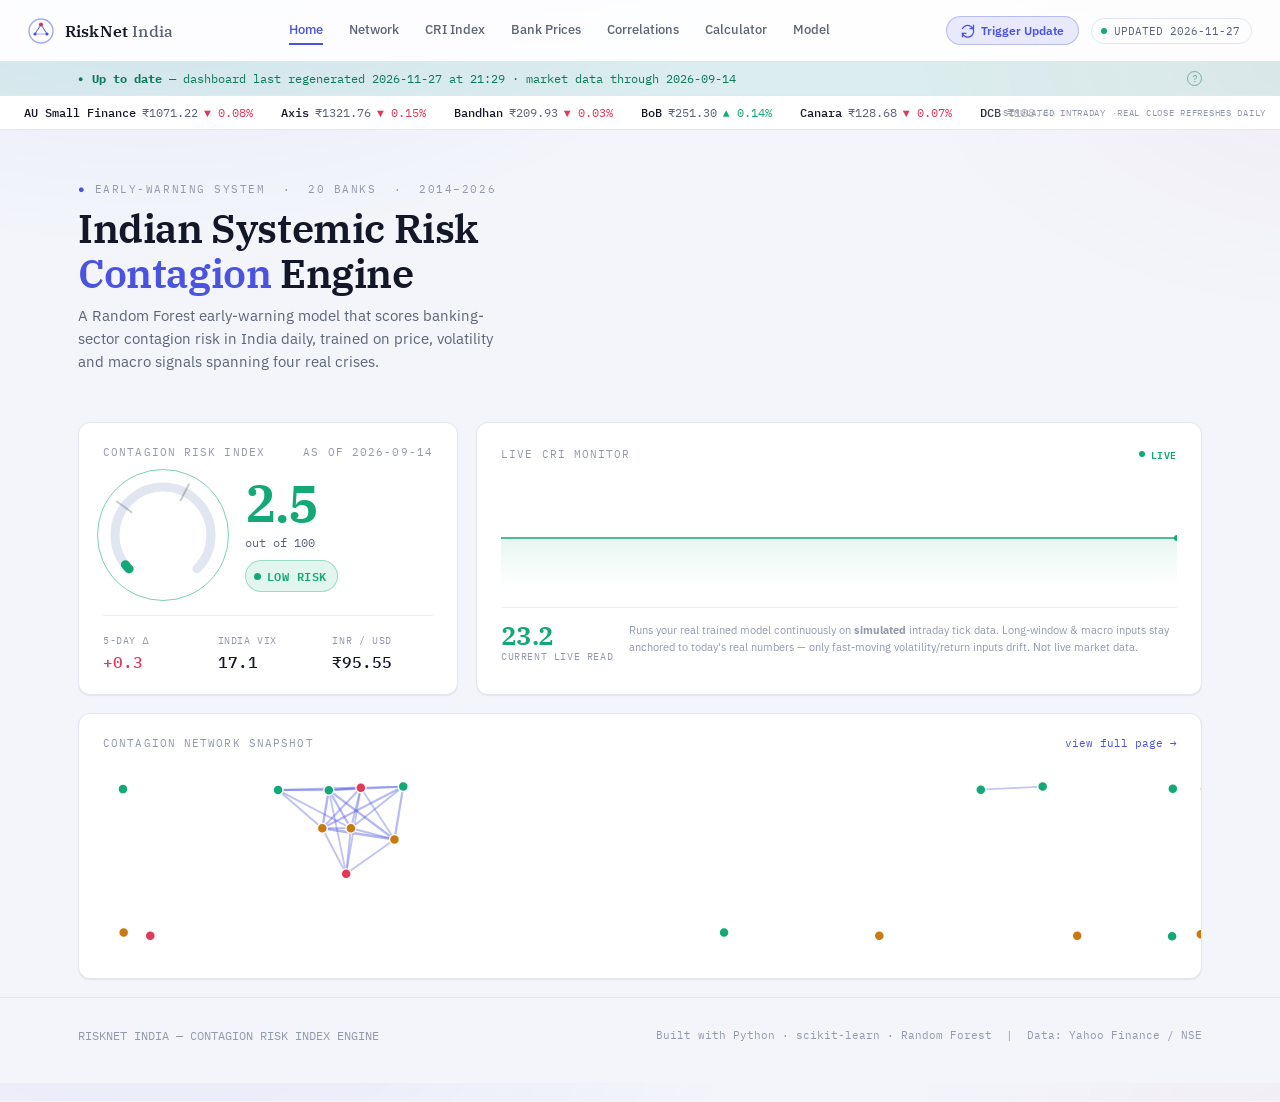
<file: index.html>
<!DOCTYPE html>
<html lang="en">
<head>
    <meta charset="UTF-8">
    <meta http-equiv="refresh" content="0; url=web/index.html">
    <script>window.location.href = "web/index.html";</script>
    <title>Indian Systemic Risk Contagion Engine</title>
</head>
<body style="background: #070a13; color: #94a3b8; font-family: sans-serif; display: flex; align-items: center; justify-content: center; height: 100vh; margin: 0;">
    <div style="text-align: center;">
        <h2>🏦 Indian Systemic Risk Contagion Engine</h2>
        <p>Redirecting to <a href="web/index.html" style="color: #3b82f6;">Systemic Contagion Dashboard</a>...</p>
    </div>
</body>
</html>
</file>
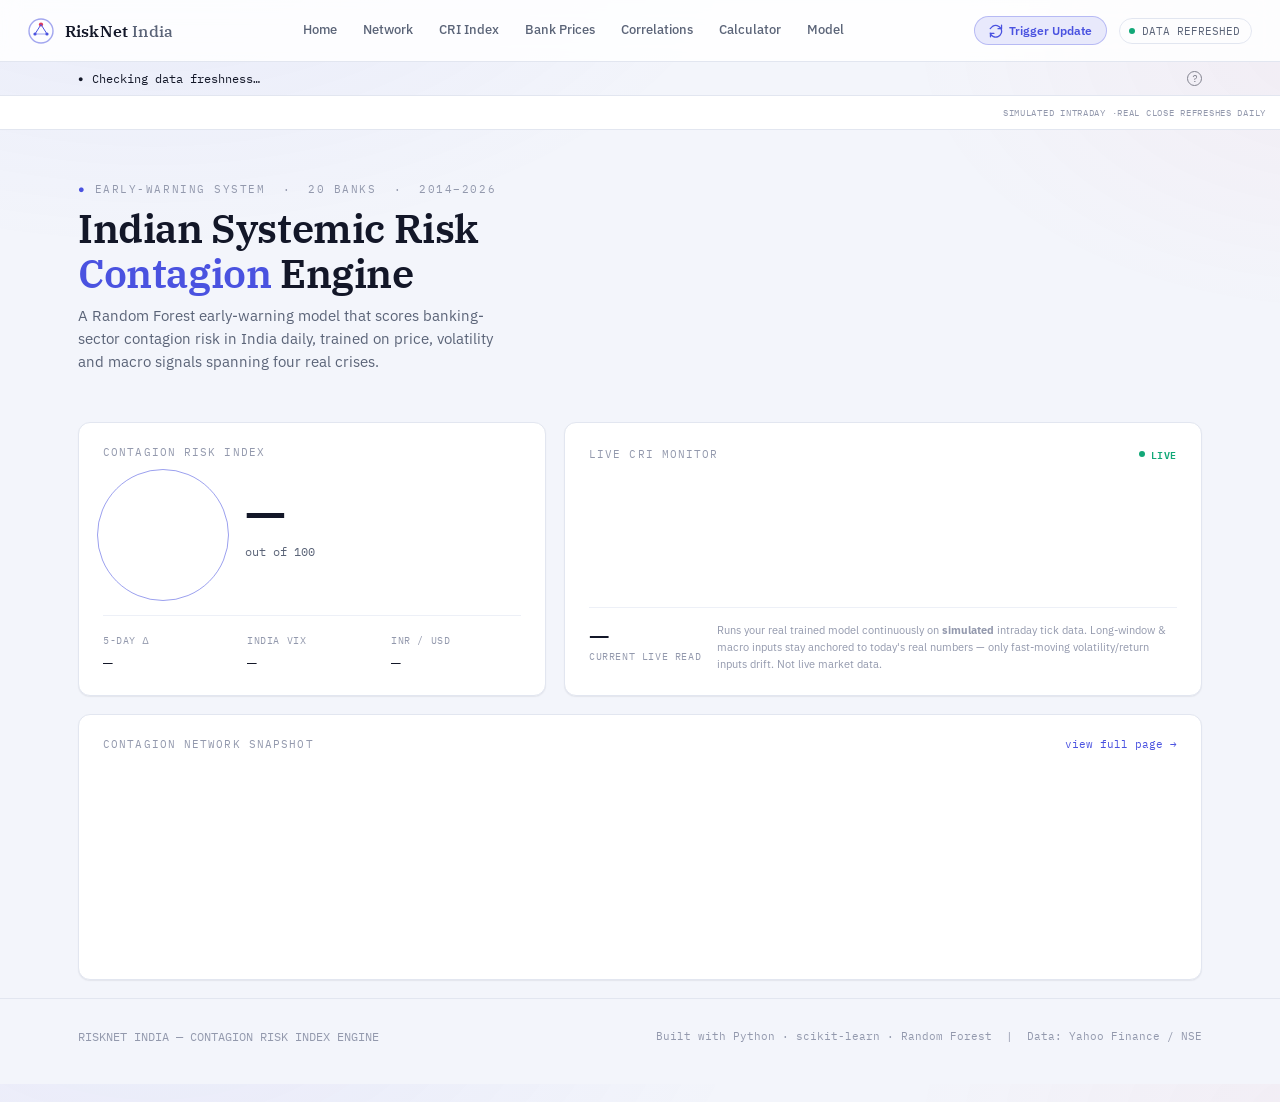
<file: templates/dashboard_template.html>
<!DOCTYPE html>
<html lang="en">
<head>
<meta charset="UTF-8">
<meta name="viewport" content="width=device-width, initial-scale=1.0">
<title>Indian Systemic Risk Contagion Engine</title>
<link rel="preconnect" href="https://fonts.googleapis.com">
<link rel="preconnect" href="https://fonts.gstatic.com" crossorigin>
<link href="https://fonts.googleapis.com/css2?family=IBM+Plex+Serif:wght@500;600;700&family=IBM+Plex+Sans:wght@400;500;600&family=IBM+Plex+Mono:wght@400;500;600&display=swap" rel="stylesheet">
<style>
  :root{
    --bg:#f3f5fb;
    --panel:#ffffff;
    --panel-raised:#f7f8fc;
    --hairline:#e2e6f0;
    --hairline-soft:#edf0f7;
    --text:#131728;
    --text-dim:#5b6478;
    --text-faint:#9399ad;
    --brand:#4a52e0;
    --brand-soft:rgba(74,82,224,0.08);
    --risk-low:#12a878;
    --risk-mid:#c8790f;
    --risk-high:#e0395a;
    --risk-low-soft:rgba(18,168,120,0.10);
    --risk-mid-soft:rgba(200,121,15,0.10);
    --risk-high-soft:rgba(224,57,90,0.10);
    --radius:12px;
    --shadow-sm:0 1px 2px rgba(19,23,40,0.04), 0 1px 1px rgba(19,23,40,0.03);
    --shadow-md:0 4px 16px rgba(19,23,40,0.06), 0 1px 3px rgba(19,23,40,0.04);
    --shadow-lg:0 12px 32px rgba(19,23,40,0.09), 0 2px 6px rgba(19,23,40,0.05);
  }
  *{box-sizing:border-box;}
  html{scroll-behavior:smooth;}
  body{
    margin:0;
    background:
      radial-gradient(ellipse 1000px 560px at 12% -8%, rgba(74,82,224,0.07), transparent 60%),
      radial-gradient(ellipse 800px 500px at 105% 4%, rgba(224,57,90,0.045), transparent 55%),
      var(--bg);
    color:var(--text);
    font-family:'IBM Plex Sans', system-ui, sans-serif;
    -webkit-font-smoothing:antialiased;
  }
  ::selection{background:var(--brand-soft); color:var(--text);}
  a{color:inherit;}
  .mono{font-family:'IBM Plex Mono', ui-monospace, monospace;}
  .serif{font-family:'IBM Plex Serif', serif;}
  .wrap{max-width:1180px; margin:0 auto; padding:0 28px;}
  .eyebrow{
    font-family:'IBM Plex Mono', monospace;
    font-size:11px;
    letter-spacing:0.14em;
    text-transform:uppercase;
    color:var(--text-faint);
  }
  .eyebrow .dot{color:var(--brand);}

  /* ---------- HEADER ---------- */
  header{
    border-bottom:1px solid var(--hairline);
    position:sticky; top:0; z-index:50;
    background:rgba(255,255,255,0.86);
    backdrop-filter:blur(10px);
  }
  .header-inner{
    display:flex; align-items:center; justify-content:space-between;
    padding:16px 28px;
  }
  .brand-mark{
    display:flex; align-items:center; gap:11px;
  }
  .brand-mark svg{display:block;}
  .brand-name{
    font-family:'IBM Plex Serif', serif;
    font-weight:600;
    font-size:15.5px;
    letter-spacing:0.01em;
  }
  .brand-name span{color:var(--text-dim); font-weight:500;}
  nav{display:flex; gap:26px;}
  nav a{
    font-size:13px; color:var(--text-dim); text-decoration:none;
    font-weight:500; transition:color .15s ease;
    padding:5px 0; border-bottom:2px solid transparent;
  }
  nav a:hover{color:var(--text);}
  nav a.active{color:var(--brand); border-bottom-color:var(--brand);}
  .brand-mark{cursor:pointer;}

  /* ---------- PAGES ---------- */
  .page{display:none; animation:page-in .25s ease;}
  .page.active{display:block;}
  @keyframes page-in{ from{opacity:0; transform:translateY(6px);} to{opacity:1; transform:translateY(0);} }

  .live-chip{
    display:flex; align-items:center; gap:7px;
    font-family:'IBM Plex Mono', monospace;
    font-size:11px; color:var(--text-dim);
    border:1px solid var(--hairline); border-radius:20px;
    padding:5px 11px 5px 9px;
  }
  .live-dot{
    width:6px; height:6px; border-radius:50%; background:var(--risk-low);
    box-shadow:0 0 0 0 rgba(53,211,152,0.6);
    animation:pulse-dot 2.2s infinite;
  }
  @keyframes pulse-dot{
    0%{box-shadow:0 0 0 0 rgba(53,211,152,0.55);}
    70%{box-shadow:0 0 0 6px rgba(53,211,152,0);}
    100%{box-shadow:0 0 0 0 rgba(53,211,152,0);}
  }

  /* ---------- FRESHNESS BANNER ---------- */
  .freshness-bar{
    border-bottom:1px solid var(--hairline);
    padding:9px 0;
    font-family:'IBM Plex Mono', monospace;
    font-size:12px;
    transition:background .3s ease;
  }
  .freshness-inner{display:flex; align-items:center; gap:9px;}
  .freshness-icon{font-size:9px;}
  .freshness-help{
    margin-left:auto; width:15px; height:15px; border-radius:50%;
    border:1px solid currentColor; opacity:0.5;
    display:flex; align-items:center; justify-content:center;
    font-size:10px; cursor:help; flex:none;
  }
  .freshness-bar.fresh{ background:var(--risk-low-soft); color:#0b7a56; }
  .freshness-bar.aging{ background:var(--risk-mid-soft); color:#9c6209; }
  .freshness-bar.stale{ background:var(--risk-high-soft); color:#b12a45; }

  /* ---------- LIVE TICKER ---------- */
  .ticker-bar{
    border-bottom:1px solid var(--hairline);
    background:var(--panel);
    overflow:hidden;
    position:relative;
    height:34px;
    display:flex;
    align-items:center;
  }
  .ticker-bar::after{
    content:"SIMULATED INTRADAY \00b7 REAL CLOSE REFRESHES DAILY";
    position:absolute; right:0; top:0; bottom:0;
    display:flex; align-items:center;
    padding:0 14px 0 26px;
    font-family:'IBM Plex Mono', monospace;
    font-size:9px; letter-spacing:0.08em; color:var(--text-faint);
    background:linear-gradient(90deg, transparent, var(--panel) 32%);
    z-index:2;
    white-space:nowrap;
  }
  .ticker-track{
    display:flex; align-items:center; gap:28px;
    white-space:nowrap;
    width:max-content;
    padding-left:24px;
    animation:ticker-scroll 42s linear infinite;
  }
  @keyframes ticker-scroll{
    0%{ transform:translateX(0); }
    100%{ transform:translateX(-50%); }
  }
  .tick-item{
    font-family:'IBM Plex Mono', monospace;
    font-size:11.5px;
    display:flex; align-items:center; gap:6px;
    color:var(--text-dim);
  }
  .tick-item b{color:var(--text); font-weight:500;}
  .tick-item .up{color:var(--risk-low);}
  .tick-item .down{color:var(--risk-high);}

  /* ---------- HERO ---------- */
  .hero{padding:52px 0 10px;}
  .hero-top{
    display:flex; justify-content:space-between; align-items:flex-end;
    gap:24px; flex-wrap:wrap; margin-bottom:34px;
  }
  h1{
    font-family:'IBM Plex Serif', serif;
    font-weight:600;
    font-size:clamp(28px, 3.6vw, 40px);
    line-height:1.12;
    margin:10px 0 0;
    max-width:640px;
    letter-spacing:-0.01em;
  }
  h1 em{
    font-style:normal;
    color:var(--brand);
  }
  .hero-desc{
    color:var(--text-dim); font-size:14.5px; line-height:1.6;
    max-width:420px; margin-top:8px;
  }

  .hero-grid{
    display:grid; grid-template-columns:1.1fr 1.5fr; gap:18px;
    margin-bottom:18px;
  }
  @media (max-width:900px){ .hero-grid{grid-template-columns:1fr;} }
  .network-preview-card{margin-bottom:8px; cursor:pointer;}

  .card{
    background:var(--panel);
    border:1px solid var(--hairline);
    border-radius:var(--radius);
    padding:22px 24px;
    box-shadow:var(--shadow-sm);
    transition:box-shadow .2s ease, transform .2s ease;
  }
  .card:hover{box-shadow:var(--shadow-md);}
  .card-title{
    font-family:'IBM Plex Mono', monospace;
    font-size:11px; letter-spacing:0.1em; text-transform:uppercase;
    color:var(--text-faint); margin-bottom:16px;
    display:flex; align-items:center; justify-content:space-between;
  }

  /* CRI gauge card */
  .gauge-card{display:flex; flex-direction:column;}
  .gauge-row{display:flex; align-items:center; gap:22px;}
  .gauge-wrap{
    position:relative; flex:none; width:120px; height:120px;
    border-radius:50%;
  }
  .gauge-wrap::before{
    content:""; position:absolute; inset:-6px; border-radius:50%;
    border:1px solid var(--gauge-col, var(--brand));
    opacity:0.55;
    animation:gauge-pulse 2.6s ease-out infinite;
  }
  @keyframes gauge-pulse{
    0%{ transform:scale(0.86); opacity:0.5; }
    70%{ transform:scale(1.14); opacity:0; }
    100%{ transform:scale(1.14); opacity:0; }
  }
  .gauge-num{
    font-family:'IBM Plex Serif', serif; font-weight:600;
    font-size:52px; line-height:1; letter-spacing:-0.02em;
  }
  .gauge-sub{font-family:'IBM Plex Mono', monospace; font-size:12px; color:var(--text-dim); margin-top:6px;}
  .risk-pill{
    display:inline-flex; align-items:center; gap:6px;
    font-family:'IBM Plex Mono', monospace; font-size:11.5px; font-weight:600;
    letter-spacing:0.04em; padding:5px 10px 5px 8px; border-radius:20px; margin-top:10px;
  }
  .risk-pill .dot{width:7px; height:7px; border-radius:50%;}
  .metrics-row{
    display:grid; grid-template-columns:1fr 1fr 1fr; gap:14px;
    margin-top:20px; padding-top:18px; border-top:1px solid var(--hairline-soft);
  }
  .metric-label{font-family:'IBM Plex Mono', monospace; font-size:10px; color:var(--text-faint); letter-spacing:0.06em; text-transform:uppercase;}
  .metric-val{font-family:'IBM Plex Mono', monospace; font-size:16px; margin-top:5px; font-weight:500;}
  .metric-val.up{color:var(--risk-high);}
  .metric-val.down{color:var(--risk-low);}

  /* Network card */
  .network-preview-card{position:relative; overflow:hidden;}
  .network-preview-card canvas{width:100%; height:190px; display:block;}
  .network-card-full{position:relative; overflow:hidden;}
  .network-card-full canvas{width:100%; height:460px; display:block;}
  .network-legend{
    display:flex; gap:18px; margin-top:14px; flex-wrap:wrap;
  }
  .legend-item{display:flex; align-items:center; gap:6px; font-size:11px; color:var(--text-dim); font-family:'IBM Plex Mono',monospace;}
  .legend-item .sw{width:9px; height:9px; border-radius:50%;}

  /* Live CRI Monitor */
  .livemon-card{display:flex; flex-direction:column;}
  .livemon-badge{
    display:inline-flex; align-items:center; gap:6px;
    font-size:10px; color:var(--risk-low); font-weight:600; letter-spacing:0.06em;
  }
  #livemon-canvas{width:100%; height:112px; display:block; margin-top:2px;}
  .livemon-readout{
    display:flex; gap:16px; align-items:flex-start; margin-top:14px;
    padding-top:14px; border-top:1px solid var(--hairline-soft);
  }
  .livemon-note{font-size:11px; color:var(--text-faint); line-height:1.55; flex:1;}

  /* ---------- SECTIONS ---------- */
  section{padding:46px 0;}
  .section-head{
    display:flex; align-items:baseline; justify-content:space-between;
    gap:20px; margin-bottom:22px; flex-wrap:wrap;
  }
  h2{
    font-family:'IBM Plex Serif', serif; font-weight:600; font-size:22px;
    margin:6px 0 0;
  }
  .section-desc{color:var(--text-dim); font-size:13.5px; max-width:520px; line-height:1.6;}

  .controls{display:flex; gap:10px; flex-wrap:wrap; align-items:center;}
  select{
    background:var(--panel-raised); color:var(--text);
    border:1px solid var(--hairline); border-radius:7px;
    padding:8px 12px; font-family:'IBM Plex Mono', monospace; font-size:12px;
    cursor:pointer;
  }
  select:focus{outline:2px solid var(--brand); outline-offset:1px;}

  .chart-card{
    background:var(--panel); border:1px solid var(--hairline); border-radius:var(--radius);
    padding:22px 24px 16px;
    box-shadow:var(--shadow-sm);
  }
  .chart-card canvas{width:100%; display:block;}

  .chip-row{display:flex; gap:8px; flex-wrap:wrap;}
  .chip{
    font-family:'IBM Plex Mono', monospace; font-size:11.5px;
    border:1px solid var(--hairline); border-radius:20px; padding:6px 12px;
    cursor:pointer; color:var(--text-dim); background:transparent;
    transition:all .15s ease; user-select:none;
  }
  .chip.active{
    border-color:var(--brand); color:var(--text); background:var(--brand-soft);
  }
  .chip:hover{color:var(--text); border-color:var(--text-faint);}

  table{width:100%; border-collapse:collapse; font-family:'IBM Plex Mono', monospace; font-size:12.5px;}
  th{
    text-align:left; padding:9px 12px; color:var(--text-faint);
    font-weight:500; font-size:10.5px; letter-spacing:0.06em; text-transform:uppercase;
    border-bottom:1px solid var(--hairline);
  }
  td{padding:10px 12px; border-bottom:1px solid var(--hairline-soft); color:var(--text-dim);}
  tr:hover td{color:var(--text); background:rgba(255,255,255,0.015);}
  td.num{color:var(--text); font-weight:500;}

  .badge{
    display:inline-flex; align-items:center; gap:5px;
    font-size:10.5px; font-weight:600; padding:3px 8px; border-radius:12px;
  }

  .heatmap-wrap{overflow-x:auto; padding-bottom:6px;}
  #heatmap{display:grid; gap:2px;}
  #heatmap.heatmap-fade{animation:heatmap-in .35s ease;}
  @keyframes heatmap-in{ from{opacity:0.35;} to{opacity:1;} }
  .hcell{
    aspect-ratio:1; border-radius:3px; min-width:20px;
    display:flex; align-items:center; justify-content:center;
    font-family:'IBM Plex Mono',monospace; font-size:8px; color:rgba(0,0,0,0.55);
    cursor:pointer; transition:transform .12s ease, box-shadow .12s ease, outline-color .12s ease;
    outline:1.5px solid transparent; outline-offset:-1.5px;
  }
  .hcell:hover{ transform:scale(1.22); box-shadow:0 3px 10px rgba(19,23,40,0.25); z-index:2; position:relative; }
  .hcell.hl{ outline-color:var(--brand); }
  .haxis{font-family:'IBM Plex Mono',monospace; font-size:8px; color:var(--text-faint); display:flex; align-items:center; justify-content:center; transition:color .12s ease, font-weight .12s ease;}
  .haxis.hl{ color:var(--brand); font-weight:600; }

  .heatmap-legend{display:flex; align-items:center; gap:8px; margin-top:14px; font-family:'IBM Plex Mono',monospace; font-size:9.5px; color:var(--text-faint);}
  .heatmap-legend-bar{
    flex:1; max-width:220px; height:8px; border-radius:4px;
    background:linear-gradient(90deg, rgb(224,57,90), rgb(247,248,252) 50%, rgb(18,168,120));
  }
  .heatmap-sort-btn{
    font-family:'IBM Plex Mono', monospace; font-size:11px;
    border:1px solid var(--hairline); border-radius:20px; padding:6px 12px;
    cursor:pointer; color:var(--text-dim); background:var(--panel);
    transition:all .15s ease;
  }
  .heatmap-sort-btn:hover{ border-color:var(--brand); color:var(--text); }
  .heatmap-sort-btn.active{ border-color:var(--brand); background:var(--brand-soft); color:var(--brand); }

  .avg-corr-strip{
    display:flex; align-items:center; gap:12px; margin-top:16px;
    padding-top:16px; border-top:1px solid var(--hairline-soft);
  }
  .avg-corr-val{font-family:'IBM Plex Mono', monospace; font-size:20px; font-weight:600;}

  .info-grid{display:grid; grid-template-columns:1fr 1fr; gap:18px;}
  @media (max-width:800px){ .info-grid{grid-template-columns:1fr;} }
  .kv{display:flex; justify-content:space-between; padding:9px 0; border-bottom:1px solid var(--hairline-soft); font-size:13px;}
  .kv:last-child{border-bottom:none;}
  .kv .k{color:var(--text-dim);}
  .kv .v{font-family:'IBM Plex Mono', monospace; font-weight:500;}

  .feat-tags{display:flex; flex-wrap:wrap; gap:7px; margin-top:8px;}
  .feat-tag{
    font-family:'IBM Plex Mono', monospace; font-size:10.5px;
    padding:5px 9px; border-radius:6px; border:1px solid var(--hairline);
    color:var(--text-dim);
  }

  /* ---------- CALCULATOR ---------- */
  .preset-row{display:grid; grid-template-columns:repeat(4,1fr); gap:12px; margin-bottom:18px;}
  @media (max-width:800px){ .preset-row{grid-template-columns:1fr 1fr;} }
  .preset-btn{
    display:flex; align-items:flex-start; gap:10px; text-align:left;
    background:var(--panel); border:1px solid var(--hairline); border-radius:var(--radius);
    padding:14px 16px; cursor:pointer; font-family:'IBM Plex Sans', sans-serif;
    font-size:13px; color:var(--text); box-shadow:var(--shadow-sm);
    transition:box-shadow .18s ease, transform .18s ease, border-color .18s ease;
  }
  .preset-btn:hover{ box-shadow:var(--shadow-md); transform:translateY(-1px); border-color:var(--brand); }
  .preset-btn.active{ border-color:var(--brand); background:var(--brand-soft); }
  .preset-dot{width:9px; height:9px; border-radius:50%; margin-top:4px; flex:none;}
  .preset-sub{color:var(--text-faint); font-size:11px; font-weight:400;}

  .calc-group-title{
    font-family:'IBM Plex Mono', monospace; font-size:10.5px; letter-spacing:0.08em;
    text-transform:uppercase; color:var(--text-faint); margin:24px 0 12px;
    padding-bottom:8px; border-bottom:1px solid var(--hairline-soft);
  }
  .calc-group-title:first-child{margin-top:0;}
  .calc-grid{display:grid; grid-template-columns:repeat(auto-fill, minmax(230px,1fr)); gap:16px;}
  .calc-field label{
    display:block; font-family:'IBM Plex Sans', sans-serif; font-size:12.5px; font-weight:500;
    color:var(--text); margin-bottom:2px; line-height:1.3;
  }
  .calc-field .calc-desc{
    font-size:11px; color:var(--text-faint); line-height:1.4; margin-bottom:7px; min-height:28px;
  }
  .calc-field-row{display:flex; align-items:center; gap:8px;}
  .calc-field input[type="range"]{
    flex:1; accent-color:var(--brand); height:4px; cursor:pointer;
  }
  .calc-field input[type="number"]{
    width:82px; background:var(--panel-raised); color:var(--text);
    border:1px solid var(--hairline); border-radius:7px; padding:6px 8px;
    font-family:'IBM Plex Mono', monospace; font-size:12px; flex:none;
  }
  .calc-field input:focus{outline:2px solid var(--brand); outline-offset:1px;}
  .calc-field .calc-range-note{font-size:9.5px; color:var(--text-faint); margin-top:4px; font-family:'IBM Plex Mono',monospace;}

  .calc-result-bar{
    display:flex; align-items:center; gap:22px; margin-top:24px; padding-top:22px;
    border-top:1px solid var(--hairline-soft); flex-wrap:wrap;
  }
  .calc-result-num{display:flex; align-items:center; gap:12px; flex:none;}
  .calc-result-explain{
    flex:1; min-width:220px; font-size:13px; color:var(--text-dim); line-height:1.55;
  }

  .source-list{list-style:none; margin:8px 0 0; padding:0; font-size:12.5px; color:var(--text-dim); line-height:1.9;}
  .source-list li{padding-left:14px; position:relative;}
  .source-list li::before{content:"—"; position:absolute; left:0; color:var(--text-faint);}

  footer{
    border-top:1px solid var(--hairline); padding:30px 0 40px;
    display:flex; justify-content:space-between; align-items:center; flex-wrap:wrap; gap:10px;
  }
  footer .f-left{font-family:'IBM Plex Mono', monospace; font-size:11.5px; color:var(--text-faint);}
  footer .f-right{font-family:'IBM Plex Mono', monospace; font-size:11px; color:var(--text-faint);}

  .tooltip{
    position:absolute; pointer-events:none; z-index:20;
    background:#1c2036; border:1px solid rgba(255,255,255,0.08); border-radius:7px;
    padding:8px 11px; font-family:'IBM Plex Mono', monospace; font-size:11px;
    color:#f1f2f8; box-shadow:var(--shadow-lg);
    opacity:0; transition:opacity .1s ease; white-space:nowrap;
  }

  @media (prefers-reduced-motion: reduce){
    *{animation:none !important; transition:none !important;}
  }

  ::-webkit-scrollbar{height:8px; width:8px;}
  ::-webkit-scrollbar-track{background:transparent;}
  ::-webkit-scrollbar-thumb{background:var(--hairline); border-radius:4px;}

.trigger-update-btn {
  display: inline-flex;
  align-items: center;
  gap: 6px;
  background: rgba(74, 82, 224, 0.12);
  color: var(--brand);
  border: 1px solid rgba(74, 82, 224, 0.3);
  padding: 6px 14px;
  border-radius: 20px;
  font-family: 'IBM Plex Sans', sans-serif;
  font-size: 12px;
  font-weight: 600;
  cursor: pointer;
  transition: all 0.2s ease;
}
.trigger-update-btn:hover {
  background: var(--brand);
  color: #ffffff;
  border-color: var(--brand);
  transform: translateY(-1px);
  box-shadow: 0 4px 12px rgba(74, 82, 224, 0.25);
}

.update-modal-backdrop {
  position: fixed; top: 0; left: 0; width: 100vw; height: 100vh;
  background: rgba(19, 23, 40, 0.6);
  backdrop-filter: blur(8px);
  z-index: 9999;
  display: flex; align-items: center; justify-content: center;
  opacity: 0; pointer-events: none; transition: opacity 0.25s ease;
}
.update-modal-backdrop.active {
  opacity: 1; pointer-events: auto;
}
.update-modal-card {
  background: #ffffff;
  border-radius: 16px;
  padding: 28px;
  max-width: 480px;
  width: 90%;
  box-shadow: var(--shadow-lg);
  border: 1px solid var(--hairline);
  position: relative;
  font-family: 'IBM Plex Sans', sans-serif;
}
.update-modal-card h3 {
  margin: 0 0 10px 0; font-family: 'IBM Plex Serif', serif; font-size: 20px; color: var(--text);
}
.update-modal-card p {
  margin: 0 0 16px 0; font-size: 13.5px; color: var(--text-dim); line-height: 1.5;
}
.update-modal-actions {
  display: flex; gap: 10px; justify-content: flex-end; margin-top: 20px;
}
.update-modal-btn {
  padding: 8px 16px; border-radius: 8px; font-size: 13px; font-weight: 600; cursor: pointer; border: none;
  transition: all 0.15s ease;
}
.update-modal-btn.primary {
  background: var(--brand); color: #fff; text-decoration: none; display: inline-flex; align-items: center; gap: 6px;
}
.update-modal-btn.primary:hover {
  background: #3940c4;
}
.update-modal-btn.secondary {
  background: var(--hairline-soft); color: var(--text-dim);
}
.update-modal-btn.secondary:hover {
  background: var(--hairline); color: var(--text);
}

</style>
</head>
<body>

<header>
  <div class="header-inner">
    <div class="brand-mark" id="brand-home-link">
      <svg width="26" height="26" viewBox="0 0 26 26" fill="none">
        <circle cx="13" cy="13" r="12" stroke="#4a52e0" stroke-width="1.4" opacity="0.5"/>
        <circle cx="13" cy="6.5" r="2.1" fill="#e0395a"/>
        <circle cx="7" cy="16" r="1.6" fill="#4a52e0"/>
        <circle cx="19" cy="16" r="1.6" fill="#4a52e0"/>
        <line x1="13" y1="6.5" x2="7" y2="16" stroke="#4a52e0" stroke-width="1"/>
        <line x1="13" y1="6.5" x2="19" y2="16" stroke="#4a52e0" stroke-width="1"/>
        <line x1="7" y1="16" x2="19" y2="16" stroke="#4a52e0" stroke-width="1" opacity="0.5"/>
      </svg>
      <div class="brand-name">RiskNet<span>&nbsp;India</span></div>
    </div>
    <nav id="nav">
      <a href="#home" data-page="home">Home</a>
      <a href="#network" data-page="network">Network</a>
      <a href="#cri" data-page="cri">CRI Index</a>
      <a href="#prices" data-page="prices">Bank Prices</a>
      <a href="#correlations" data-page="correlations">Correlations</a>
      <a href="#calculator" data-page="calculator">Calculator</a>
      <a href="#model" data-page="model">Model</a>
    </nav>
    <div style="display:flex; align-items:center; gap:12px;">
      <button id="btn-trigger-update" class="trigger-update-btn" title="Initiate daily workflow update on GitHub">
        <svg width="14" height="14" viewBox="0 0 24 24" fill="none" stroke="currentColor" stroke-width="2.2" stroke-linecap="round" stroke-linejoin="round"><path d="M21.5 2v6h-6M2.13 15.57a10 10 0 1 0 3.93-11.45L2.13 8"/><path d="M2.5 22v-6h6"/></svg>
        <span>Trigger Update</span>
      </button>
      <div class="live-chip"><span class="live-dot"></span> <span id="refresh-label">DATA REFRESHED</span></div>
    </div>
  </div>
</header>

<div class="freshness-bar" id="freshness-bar">
  <div class="wrap freshness-inner">
    <span class="freshness-icon" id="freshness-icon">●</span>
    <span id="freshness-text">Checking data freshness…</span>
    <span class="freshness-help" id="freshness-help" title="">?</span>
  </div>
</div>

<div class="ticker-bar">
  <div class="ticker-track" id="ticker-track"></div>
</div>

<div class="wrap">
  <div class="hero page active" id="page-home">
    <div class="hero-top">
      <div>
        <div class="eyebrow"><span class="dot">●</span> EARLY-WARNING SYSTEM &nbsp;·&nbsp; 20 BANKS &nbsp;·&nbsp; 2014–2026</div>
        <h1>Indian Systemic Risk<br><em>Contagion</em> Engine</h1>
        <p class="hero-desc">A Random Forest early-warning model that scores banking-sector contagion risk in India daily, trained on price, volatility and macro signals spanning four real crises.</p>
      </div>
    </div>

    <div class="hero-grid">
      <div class="card gauge-card">
        <div class="card-title">Contagion Risk Index <span id="cri-date" class="mono"></span></div>
        <div class="gauge-row">
          <div class="gauge-wrap" id="gauge-wrap">
            <canvas id="gauge" width="120" height="120" style="width:120px;height:120px;flex:none;"></canvas>
          </div>
          <div>
            <div class="gauge-num" id="cri-value">—</div>
            <div class="gauge-sub">out of 100</div>
            <div class="risk-pill" id="risk-pill"></div>
          </div>
        </div>
        <div class="metrics-row">
          <div>
            <div class="metric-label">5-day Δ</div>
            <div class="metric-val" id="delta-val">—</div>
          </div>
          <div>
            <div class="metric-label">India VIX</div>
            <div class="metric-val" id="vix-val">—</div>
          </div>
          <div>
            <div class="metric-label">INR / USD</div>
            <div class="metric-val" id="inr-val">—</div>
          </div>
        </div>
      </div>

      <div class="card livemon-card">
        <div class="card-title">
          Live CRI Monitor
          <span class="livemon-badge"><span class="live-dot"></span> LIVE</span>
        </div>
        <canvas id="livemon-canvas"></canvas>
        <div class="livemon-readout">
          <div>
            <div class="gauge-num" id="livemon-val" style="font-size:26px;">—</div>
            <div class="metric-label" style="margin-top:2px;">current live read</div>
          </div>
          <div class="livemon-note">Runs your real trained model continuously on <b>simulated</b> intraday tick data. Long-window &amp; macro inputs stay anchored to today's real numbers — only fast-moving volatility/return inputs drift. Not live market data.</div>
        </div>
      </div>
    </div>

    <div class="card network-preview-card" id="home-network-preview">
      <div class="card-title">
        Contagion network snapshot
        <span class="mono" style="text-transform:none; letter-spacing:0; cursor:pointer; color:var(--brand);" id="view-full-network">view full page →</span>
      </div>
      <canvas id="netcanvas-preview"></canvas>
    </div>
  </div>
</div>

<div class="wrap">
  <section id="network" class="page">
    <div class="section-head">
      <div>
        <div class="eyebrow">00 · CONTAGION STRUCTURE</div>
        <h2>Contagion network</h2>
        <p class="section-desc">Banks that move together (correlation &gt; 0.55) pull toward each other — risk clusters are visible at a glance. Node color reflects recent volatility.</p>
      </div>
    </div>
    <div class="card network-card-full">
      <canvas id="netcanvas"></canvas>
      <div class="network-legend">
        <div class="legend-item"><span class="sw" style="background:var(--risk-low);"></span> Low volatility</div>
        <div class="legend-item"><span class="sw" style="background:var(--risk-mid);"></span> Elevated</div>
        <div class="legend-item"><span class="sw" style="background:var(--risk-high);"></span> High volatility</div>
        <div class="legend-item">— edge weight = pairwise correlation (&gt; 0.55 shown)</div>
      </div>
    </div>
  </section>
</div>

<div class="wrap">
  <section id="cri" class="page">
    <div class="section-head">
      <div>
        <div class="eyebrow">01 · MODEL OUTPUT</div>
        <h2>Contagion Risk Index over time</h2>
        <p class="section-desc">Daily CRI from 2005 to present (defaults to 2016–2026 for detail). Y-axis auto-scales to the selected window — zoom out to see crisis spikes. Dotted lines mark real crises; dashed lines mark the Medium (30) and High (60) risk thresholds.</p>
      </div>
      <div class="controls">
        <select id="year-from"></select>
        <span class="mono" style="color:var(--text-faint); font-size:12px;">to</span>
        <select id="year-to"></select>
      </div>
    </div>
    <div class="chart-card">
      <canvas id="cri-chart" height="320"></canvas>
    </div>

    <div style="height:34px;"></div>

    <div class="chart-card" style="padding-bottom:6px;">
      <div class="card-title">Top 10 highest-risk days on record</div>
      <table>
        <thead><tr><th>Date</th><th>CRI Score</th><th>Level</th></tr></thead>
        <tbody id="top10-body"></tbody>
      </table>
    </div>
  </section>

  <section id="prices" class="page">
    <div class="section-head">
      <div>
        <div class="eyebrow">02 · MARKET DATA</div>
        <h2>Bank stock prices</h2>
        <p class="section-desc">Prices rebased to 100 at the start of the visible range, so relative moves are comparable across banks of very different share prices.</p>
      </div>
    </div>
    <div class="chip-row" id="bank-chips" style="margin-bottom:16px;"></div>
    <div class="chart-card">
      <canvas id="price-chart" height="320"></canvas>
    </div>
  </section>

  <section id="correlations" class="page">
    <div class="section-head">
      <div>
        <div class="eyebrow">03 · CONTAGION STRUCTURE</div>
        <h2>Bank correlation matrix</h2>
        <p class="section-desc">How closely bank returns move together in a given window. Darker green cells mean higher correlation — and higher structural contagion risk.</p>
      </div>
      <div class="controls">
        <button class="heatmap-sort-btn" id="heatmap-sort-btn" type="button">Sort by risk</button>
        <select id="period-select"></select>
      </div>
    </div>
    <div class="chart-card">
      <div class="heatmap-wrap">
        <div id="heatmap"></div>
      </div>
      <div class="heatmap-legend">
        <span>−1.0</span>
        <div class="heatmap-legend-bar"></div>
        <span>+1.0 correlation</span>
      </div>
      <div class="avg-corr-strip">
        <div class="avg-corr-val" id="avg-corr-val">—</div>
        <div class="metric-label" style="text-transform:none; letter-spacing:0; font-size:11.5px;">average pairwise correlation across all 20 banks for this period — higher means more dangerous homogeneity. Hover any cell to trace its row &amp; column.</div>
      </div>
    </div>
  </section>

  <section id="calculator" class="page">
    <div class="section-head">
      <div>
        <div class="eyebrow">04 · WHAT-IF ANALYSIS</div>
        <h2>Risk calculator</h2>
        <p class="section-desc">Explore a scenario, or type in your own numbers — this runs your actual trained Random Forest, all 200 trees, right here in the browser. Not an approximation: same model, same math, your scenario.</p>
      </div>
    </div>

    <div class="preset-row">
      <button class="preset-btn" data-preset="calm" type="button">
        <span class="preset-dot" style="background:var(--risk-low)"></span>
        <span><b>Calm market</b><br><span class="preset-sub">A real quiet trading day</span></span>
      </button>
      <button class="preset-btn" data-preset="precrisis" type="button">
        <span class="preset-dot" style="background:var(--risk-mid)"></span>
        <span><b>Pre-crisis stress</b><br><span class="preset-sub">Warning signs building</span></span>
      </button>
      <button class="preset-btn" data-preset="crisis" type="button">
        <span class="preset-dot" style="background:var(--risk-high)"></span>
        <span><b>Full crisis</b><br><span class="preset-sub">Real 2020 crash numbers</span></span>
      </button>
      <button class="preset-btn" id="calc-reset" type="button">
        <span class="preset-dot" style="background:var(--brand)"></span>
        <span><b>Today's real numbers</b><br><span class="preset-sub">Reset to latest data</span></span>
      </button>
    </div>

    <div class="chart-card">
      <div id="calc-groups"></div>
      <div class="calc-result-bar" id="calc-result-bar">
        <div class="calc-result-num">
          <div class="gauge-num" id="calc-cri-val" style="font-size:38px;">—</div>
          <div class="risk-pill" id="calc-risk-pill"></div>
        </div>
        <div class="calc-result-explain" id="calc-explain">Adjust a value above, or pick a scenario, to see the model's risk read.</div>
      </div>
    </div>
  </section>

  <section id="model" class="page">
    <div class="section-head">
      <div>
        <div class="eyebrow">05 · UNDER THE HOOD</div>
        <h2>Model &amp; data</h2>
      </div>
    </div>
    <div class="info-grid">
      <div class="card">
        <div class="card-title">Model details</div>
        <div class="kv"><span class="k">Model type</span><span class="v" id="m-type"></span></div>
        <div class="kv"><span class="k">Training period</span><span class="v" id="m-train"></span></div>
        <div class="kv"><span class="k">Test period</span><span class="v" id="m-test"></span></div>
        <div class="kv"><span class="k">Accuracy</span><span class="v" id="m-acc"></span></div>
        <div class="kv"><span class="k">Input features</span><span class="v" id="m-feat"></span></div>
        <div class="kv"><span class="k">Labels</span><span class="v">0 Normal · 1 Pre-Crisis · 2 Crisis</span></div>

        <div style="margin-top:18px;">
          <div class="metric-label" style="margin-bottom:6px;">Crisis events in training data</div>
          <ul class="source-list" id="crisis-list"></ul>
        </div>
      </div>
      <div class="card">
        <div class="card-title">Feature set</div>
        <div class="metric-label" style="margin:0 0 2px;">Volatility</div>
        <div class="feat-tags" id="ft-vol"></div>
        <div class="metric-label" style="margin:14px 0 2px;">Momentum</div>
        <div class="feat-tags" id="ft-mom"></div>
        <div class="metric-label" style="margin:14px 0 2px;">Network</div>
        <div class="feat-tags" id="ft-net"></div>
        <div class="metric-label" style="margin:14px 0 2px;">Macro</div>
        <div class="feat-tags" id="ft-macro"></div>
        <div class="metric-label" style="margin:14px 0 2px;">Bank-specific</div>
        <div class="feat-tags" id="ft-bank"></div>

        <div style="margin-top:18px;">
          <div class="metric-label" style="margin-bottom:6px;">Data sources</div>
          <ul class="source-list">
            <li>Yahoo Finance (NSE) — 20 Indian bank stock prices</li>
            <li>Yahoo Finance — Nifty 50, Nifty Bank, India VIX</li>
            <li>Yahoo Finance — INR/USD, crude oil, gold, US VIX</li>
            <li>Custom labels — IL&amp;FS, Yes Bank, COVID, Adani crises</li>
          </ul>
        </div>
      </div>
    </div>
  </section>
</div>

<footer>
  <div class="wrap" style="width:100%; display:flex; justify-content:space-between; flex-wrap:wrap; gap:10px;">
    <div class="f-left">RISKNET INDIA — CONTAGION RISK INDEX ENGINE</div>
    <div class="f-right">Built with Python · scikit-learn · Random Forest &nbsp;|&nbsp; Data: Yahoo Finance / NSE</div>
  </div>
</footer>

<div class="tooltip" id="tooltip"></div>

<script id="app-data" type="application/json">
__DATA_JSON__
</script>

<script>
const DATA = JSON.parse(document.getElementById('app-data').textContent);
const tooltip = document.getElementById('tooltip');

/* ---------------- PAGE ROUTER ---------------- */
const PAGE_IDS = ['home','network','cri','prices','correlations','calculator','model'];
function showPage(id){
  if(PAGE_IDS.indexOf(id) === -1) id = 'home';
  PAGE_IDS.forEach(p=>{
    const el = document.getElementById('page-'+p) || document.getElementById(p);
    if(el) el.classList.toggle('active', p===id);
  });
  document.querySelectorAll('#nav a').forEach(a=>{
    a.classList.toggle('active', a.dataset.page===id);
  });
  window.scrollTo(0,0);
  if(location.hash.slice(1) !== id){
    history.pushState({page:id}, '', '#'+id);
  }
  requestAnimationFrame(()=>{
    if(id === 'cri' && typeof drawCriChart === 'function') drawCriChart();
    if(id === 'prices' && typeof drawPriceChart === 'function') drawPriceChart();
    if(id === 'correlations' && typeof drawHeatmap === 'function') drawHeatmap();
    if(id === 'network' && typeof initNetworkOn === 'function') initNetworkOn('netcanvas', 460, true);
  });
}
function routeFromHash(){
  const id = location.hash.replace('#','') || 'home';
  showPage(id);
}
document.querySelectorAll('#nav a').forEach(a=>{
  a.addEventListener('click', (e)=>{
    e.preventDefault();
    showPage(a.dataset.page);
  });
});
document.getElementById('brand-home-link').addEventListener('click', ()=> showPage('home'));
window.addEventListener('popstate', routeFromHash);
routeFromHash();


function riskColor(v){
  if(v>=60) return getVar('--risk-high');
  if(v>=30) return getVar('--risk-mid');
  return getVar('--risk-low');
}
function getVar(name){ return getComputedStyle(document.documentElement).getPropertyValue(name).trim(); }
function fmtDate(d){ const dt=new Date(d+'T00:00:00'); return dt.toLocaleDateString('en-GB',{day:'2-digit',month:'short',year:'numeric'}); }
function forestPredict(xVec){
  const forest = DATA.forest;
  const nc = forest.n_classes;
  const sum = new Array(nc).fill(0);
  forest.trees.forEach(t=>{
    let node = 0;
    while(t.l[node] !== -1){
      node = xVec[t.f[node]] <= t.th[node] ? t.l[node] : t.r[node];
    }
    const v = t.v[node];
    let total = 0; for(let c=0;c<nc;c++) total += v[c];
    if(total===0) total = 1;
    for(let c=0;c<nc;c++) sum[c] += v[c]/total;
  });
  return sum.map(s => s/forest.trees.length);
}
function criFromProbs(probs){
  const crisisProb = probs[2] != null ? probs[2] : 0;
  const preProb = probs[1] != null ? probs[1] : 0;
  return (crisisProb*0.7 + preProb*0.3) * 100;
}
function countUp(el, target, duration){
  if(window.matchMedia && window.matchMedia('(prefers-reduced-motion: reduce)').matches){
    el.textContent = target.toFixed(1); return;
  }
  const start = performance.now();
  function tick(now){
    const t = Math.min(1, (now-start)/duration);
    const eased = 1 - Math.pow(1-t, 3);
    el.textContent = (target*eased).toFixed(1);
    if(t<1) requestAnimationFrame(tick);
  }
  requestAnimationFrame(tick);
}

/* ---------------- FRESHNESS BANNER ---------------- */
(function initFreshness(){
  const m = DATA.meta;
  const bar = document.getElementById('freshness-bar');
  const icon = document.getElementById('freshness-icon');
  const text = document.getElementById('freshness-text');
  const help = document.getElementById('freshness-help');
  if(!bar) return;

  const days = m.days_stale != null ? m.days_stale : null;
  let cls = 'fresh', label = 'Up to date';
  if(days != null){
    if(days <= 0){ cls='fresh'; label='Up to date'; }
    else if(days === 1){ cls='aging'; label='A little behind'; }
    else{ cls='stale'; label='Data is stale'; }
  }
  bar.classList.add(cls);
  const genAt = m.generated_at ? m.generated_at.replace(' ', ' at ') : 'unknown';
  text.innerHTML = `<b>${label}</b> — dashboard last regenerated ${genAt} · market data through ${m.latest_date}${days!=null && days>0 ? ` (${days} trading day${days===1?'':'s'} behind)` : ''}`;
  help.title = "This pulls the previous trading day's closing prices. Weekends and market holidays don't count as \"behind\" — only missed trading days do. Run refresh_data.py daily to keep it current.";
})();

/* ---------------- HERO METRICS ---------------- */
(function initHero(){
  const m = DATA.meta;
  const rl = document.getElementById('refresh-label');
  if(rl) rl.textContent = 'UPDATED ' + (m.generated_at ? m.generated_at.split(' ')[0] : m.latest_date).toUpperCase();
  document.getElementById('cri-date').textContent = 'as of ' + m.latest_date;
  document.getElementById('cri-value').style.color = riskColor(m.latest_cri);
  countUp(document.getElementById('cri-value'), m.latest_cri, 900);

  const pill = document.getElementById('risk-pill');
  const col = riskColor(m.latest_cri);
  pill.innerHTML = `<span class="dot" style="background:${col}"></span> ${m.risk_level} RISK`;
  pill.style.color = col;
  pill.style.background = col + '1f';
  pill.style.border = `1px solid ${col}55`;

  const gw = document.getElementById('gauge-wrap');
  if(gw) gw.style.setProperty('--gauge-col', col);

  const dv = document.getElementById('delta-val');
  dv.textContent = (m.delta5>=0?'+':'') + m.delta5.toFixed(1);
  dv.className = 'metric-val ' + (m.delta5>=0?'up':'down');

  document.getElementById('vix-val').textContent = m.latest_vix!=null? m.latest_vix.toFixed(1): 'N/A';
  document.getElementById('inr-val').textContent = m.latest_inr!=null? '₹'+m.latest_inr.toFixed(2): 'N/A';

  // gauge arc
  const cv = document.getElementById('gauge');
  const dpr = window.devicePixelRatio||1;
  cv.width = 120*dpr; cv.height=120*dpr;
  const ctx = cv.getContext('2d');
  ctx.scale(dpr,dpr);
  const cx=60, cy=60, r=48;
  const start = Math.PI*0.75, end = Math.PI*2.25;
  ctx.lineWidth=9; ctx.lineCap='round';
  ctx.strokeStyle = getVar('--hairline');
  ctx.beginPath(); ctx.arc(cx,cy,r,start,end); ctx.stroke();

  const frac = Math.min(m.latest_cri,100)/100;
  const valEnd = start + (end-start)*frac;
  ctx.strokeStyle = col;
  ctx.beginPath(); ctx.arc(cx,cy,r,start,valEnd); ctx.stroke();

  // threshold ticks at 30 and 60
  [30,60].forEach(t=>{
    const a = start + (end-start)*(t/100);
    const x1=cx+Math.cos(a)*(r-9), y1=cy+Math.sin(a)*(r-9);
    const x2=cx+Math.cos(a)*(r+9), y2=cy+Math.sin(a)*(r+9);
    ctx.strokeStyle='rgba(19,23,40,0.22)'; ctx.lineWidth=2;
    ctx.beginPath(); ctx.moveTo(x1,y1); ctx.lineTo(x2,y2); ctx.stroke();
  });
})();

/* ---------------- LIVE TICKER (simulated intraday jitter) ---------------- */
(function initTicker(){
  const track = document.getElementById('ticker-track');
  if(!track) return;
  const banks = DATA.banks.filter(b=>DATA.latest_prices[b]!=null);
  const state = {};
  banks.forEach(b=>{
    const p = DATA.latest_prices[b];
    state[b] = { anchor:p, cur:p, prev:p };
  });

  function shortName(b){
    return b.replace('State Bank of India','SBI')
            .replace('Bank of Baroda','BoB')
            .replace('Bank of Maharashtra','BoM')
            .replace('Punjab National Bank','PNB')
            .replace(' Bank','')
            .replace('Kotak Mahindra','Kotak Mah.')
            .slice(0,20);
  }

  function render(){
    const html = banks.map(b=>{
      const s = state[b];
      const dir = s.cur>=s.prev ? 'up' : 'down';
      const arrow = s.cur>=s.prev ? '▲' : '▼';
      const pct = ((s.cur/s.anchor - 1)*100);
      return `<div class="tick-item"><b>${shortName(b)}</b> ₹${s.cur.toFixed(2)} <span class="${dir}">${arrow} ${Math.abs(pct).toFixed(2)}%</span></div>`;
    }).join('');
    track.innerHTML = html + html;
  }
  render();

  setInterval(()=>{
    banks.forEach(b=>{
      const s = state[b];
      s.prev = s.cur;
      const jitter = (Math.random()-0.5) * s.anchor * 0.005;
      const revert = (s.anchor - s.cur) * 0.18;
      s.cur = Math.max(0.5, s.cur + jitter + revert);
    });
    render();
  }, 1500);
})();

/* ---------------- CONTAGION NETWORK (signature element) ---------------- */
function initNetworkOn(canvasId, rowHeight, showTooltip){
  const canvas = document.getElementById(canvasId);
  if(!canvas) return;
  const card = canvas.parentElement;
  const dpr = Math.min(window.devicePixelRatio||1, 2);

  function size(){
    const w = Math.max(card.clientWidth || 800, 300);
    const h = rowHeight;
    canvas.width = w*dpr; canvas.height = h*dpr;
    canvas.style.width=w+'px'; canvas.style.height=h+'px';
    return {w,h};
  }
  let {w,h} = size();
  const ctx = canvas.getContext('2d');
  ctx.scale(dpr,dpr);

  const period = DATA.corr["Recent (2023-2026)"];
  const cols = period.cols;
  const mat = period.mat;
  const n = cols.length;

  // per-bank recent volatility proxy: stdev of normalized recent prices
  const lastN = 60;
  const volByBank = {};
  cols.forEach(b=>{
    const series = DATA.prices.banks[b] || [];
    const tail = series.slice(-lastN).filter(v=>v!=null);
    if(tail.length<5){ volByBank[b]=0; return; }
    const rets=[];
    for(let i=1;i<tail.length;i++){ rets.push((tail[i]-tail[i-1])/tail[i-1]); }
    const mean = rets.reduce((a,b)=>a+b,0)/rets.length;
    const variance = rets.reduce((a,b)=>a+(b-mean)*(b-mean),0)/rets.length;
    volByBank[b] = Math.sqrt(variance);
  });
  const volVals = Object.values(volByBank);
  const volMin = Math.min(...volVals), volMax = Math.max(...volVals);

  // simple force-directed layout (Fruchterman-Reingold style), fixed iterations
  const nodes = cols.map((name,i)=>({
    name, i,
    x: w/2 + (Math.random()-0.5)*40,
    y: h/2 + (Math.random()-0.5)*40,
    vx:0, vy:0
  }));
  const edges = [];
  for(let i=0;i<n;i++) for(let j=i+1;j<n;j++){
    const c = mat[i][j];
    if(c!=null && c>0.55) edges.push({a:i,b:j,w:c});
  }

  const area = w*h;
  const k = Math.sqrt(area/n)*0.62;
  function fr_repulse(d){ return (k*k)/Math.max(d,1); }
  function fr_attract(d){ return (d*d)/k; }

  for(let iter=0; iter<260; iter++){
    const t = 1 - iter/260;
    for(let i=0;i<n;i++){ nodes[i].fx=0; nodes[i].fy=0; }
    for(let i=0;i<n;i++){
      for(let j=i+1;j<n;j++){
        let dx = nodes[i].x-nodes[j].x, dy = nodes[i].y-nodes[j].y;
        let dist = Math.sqrt(dx*dx+dy*dy)||0.01;
        const f = fr_repulse(dist);
        const ux=dx/dist, uy=dy/dist;
        nodes[i].fx += ux*f; nodes[i].fy += uy*f;
        nodes[j].fx -= ux*f; nodes[j].fy -= uy*f;
      }
    }
    edges.forEach(e=>{
      const A=nodes[e.a], B=nodes[e.b];
      let dx=A.x-B.x, dy=A.y-B.y;
      let dist=Math.sqrt(dx*dx+dy*dy)||0.01;
      const f = fr_attract(dist)*(0.4+e.w);
      const ux=dx/dist, uy=dy/dist;
      A.fx -= ux*f; A.fy -= uy*f;
      B.fx += ux*f; B.fy += uy*f;
    });
    nodes.forEach(node=>{
      node.fx += (w/2-node.x)*0.008;
      node.fy += (h/2-node.y)*0.008;
    });
    nodes.forEach(node=>{
      const disp = Math.sqrt(node.fx*node.fx+node.fy*node.fy)||0.01;
      const cap = 8*t+0.4;
      const mv = Math.min(disp, cap);
      node.x += (node.fx/disp)*mv;
      node.y += (node.fy/disp)*mv;
      node.x = Math.max(22, Math.min(w-22, node.x));
      node.y = Math.max(22, Math.min(h-22, node.y));
    });
  }

  function volColor(v){
    const f = volMax>volMin? (v-volMin)/(volMax-volMin) : 0.5;
    if(f>0.66) return getVar('--risk-high');
    if(f>0.33) return getVar('--risk-mid');
    return getVar('--risk-low');
  }

  nodes.forEach((node)=>{
    node.restX = node.x; node.restY = node.y;
    node.phase = Math.random()*Math.PI*2;
    node.speed = 0.4 + Math.random()*0.3;
  });

  let hoverNode = null;
  function draw(){
    ctx.clearRect(0,0,w,h);
    edges.forEach(e=>{
      const A=nodes[e.a], B=nodes[e.b];
      ctx.strokeStyle = `rgba(74,82,224,${0.12+e.w*0.38})`;
      ctx.lineWidth = 0.6 + e.w*2.2;
      ctx.beginPath(); ctx.moveTo(A.x,A.y); ctx.lineTo(B.x,B.y); ctx.stroke();
    });
    nodes.forEach(node=>{
      const v = volByBank[node.name]||0;
      const col = volColor(v);
      const r = node===hoverNode? 7 : 5;
      ctx.beginPath(); ctx.arc(node.x,node.y,r,0,Math.PI*2);
      ctx.fillStyle = col; ctx.fill();
      ctx.lineWidth=1.5; ctx.strokeStyle='rgba(255,255,255,0.95)'; ctx.stroke();
    });
  }
  draw();

  const reduceMotion = window.matchMedia && window.matchMedia('(prefers-reduced-motion: reduce)').matches;
  if(!reduceMotion){
    let t0 = performance.now();
    function breathe(now){
      const t = (now-t0)/1000;
      nodes.forEach(node=>{
        node.x = node.restX + Math.cos(t*node.speed + node.phase)*2.2;
        node.y = node.restY + Math.sin(t*node.speed*0.85 + node.phase)*2.2;
      });
      draw();
      requestAnimationFrame(breathe);
    }
    requestAnimationFrame(breathe);
  }

  if(showTooltip){
    canvas.addEventListener('mousemove', (e)=>{
      const rect = canvas.getBoundingClientRect();
      const mx = e.clientX-rect.left, my=e.clientY-rect.top;
      let found=null;
      nodes.forEach(node=>{
        const d = Math.hypot(node.x-mx, node.y-my);
        if(d<9) found=node;
      });
      if(found!==hoverNode){ hoverNode=found; draw(); }
      if(found){
        tooltip.style.opacity=1;
        tooltip.style.left = (e.clientX+12)+'px';
        tooltip.style.top = (e.clientY+12)+'px';
        const vp = DATA.latest_prices[found.name];
        tooltip.innerHTML = `<b>${found.name}</b><br>60d volatility: ${(volByBank[found.name]*100).toFixed(2)}%<br>latest price: ₹${vp!=null?vp.toFixed(2):'N/A'}`;
      } else {
        tooltip.style.opacity=0;
      }
    });
    canvas.addEventListener('mouseleave', ()=>{ hoverNode=null; tooltip.style.opacity=0; draw(); });
  }

  window.addEventListener('resize', ()=>{
    const s = size(); w=s.w; h=s.h;
    ctx.setTransform(1,0,0,1,0,0); ctx.scale(dpr,dpr);
    nodes.forEach(node=>{
      node.restX = Math.min(node.restX, w-22);
      node.restY = Math.min(node.restY, h-22);
    });
    draw();
  });
}
initNetworkOn('netcanvas', 460, true);
initNetworkOn('netcanvas-preview', 190, false);
document.getElementById('view-full-network').addEventListener('click', ()=> showPage('network'));
document.getElementById('home-network-preview').addEventListener('click', (e)=>{
  if(e.target.id !== 'view-full-network') showPage('network');
});

/* ---------------- CRI TIME SERIES CHART ---------------- */
let criChartState = {};
(function initCriChart(){
  const years = [];
  for(let y=2005;y<=2026;y++) years.push(y);
  const fromSel = document.getElementById('year-from');
  const toSel = document.getElementById('year-to');
  fromSel.innerHTML = '';
  toSel.innerHTML = '';
  years.forEach(y=>{
    fromSel.innerHTML += `<option value="${y}" ${y===2016?'selected':''}>${y}</option>`;
    toSel.innerHTML += `<option value="${y}" ${y===2026?'selected':''}>${y}</option>`;
  });
  fromSel.addEventListener('change', drawCriChart);
  toSel.addEventListener('change', drawCriChart);
  window.addEventListener('resize', drawCriChart);

  // top 10 table
  const body = document.getElementById('top10-body');
  if(body && Array.isArray(DATA.top10)){
    body.innerHTML = '';
    DATA.top10.forEach(row=>{
      const val = (row && typeof row.v === 'number') ? row.v : (parseFloat(row.v) || 0);
      const dt = (row && row.d) ? row.d : 'N/A';
      const col = riskColor(val);
      const level = val>=60?'HIGH':val>=30?'MEDIUM':'LOW';
      body.innerHTML += `<tr>
        <td>${dt}</td>
        <td class="num">${val.toFixed(1)}</td>
        <td><span class="badge" style="color:${col}; background:${col}22;">${level}</span></td>
      </tr>`;
    });
  }

  drawCriChart();
})();

function drawCriChart(){
  const canvas = document.getElementById('cri-chart');
  const card = canvas.parentElement;
  const dpr = Math.min(window.devicePixelRatio||1,2);
  const w = Math.max((card.clientWidth || 800) - 48, 300);
  const h = 320;
  canvas.width = w*dpr; canvas.height=h*dpr;
  canvas.style.width=w+'px'; canvas.style.height=h+'px';
  const ctx = canvas.getContext('2d');
  ctx.setTransform(1,0,0,1,0,0);
  ctx.scale(dpr,dpr);
  ctx.clearRect(0,0,w,h);

  const fromY = parseInt(document.getElementById('year-from').value);
  const toY = parseInt(document.getElementById('year-to').value);

  const pts = DATA.cri_series.filter(p=>{
    const y = parseInt(p.d.slice(0,4));
    return y>=fromY && y<=toY;
  });
  if(pts.length<2) return;

  const padL=40, padR=14, padT=16, padB=28;
  const plotW = w-padL-padR, plotH = h-padT-padB;
  const t0 = new Date(pts[0].d).getTime();
  const t1 = new Date(pts[pts.length-1].d).getTime();
  const xFor = (d)=> padL + (new Date(d).getTime()-t0)/(t1-t0)*plotW;

  // Auto-scale y axis to visible data with 10% headroom
  const vMin = 0;
  const vMax = Math.max(Math.ceil(Math.max(...pts.map(p=>p.v)) * 1.15 / 10) * 10, 10);
  const yFor = (v)=> padT + (1-(v-vMin)/(vMax-vMin))*plotH;

  // gridlines + labels (dynamic based on range)
  ctx.strokeStyle = getVar('--hairline-soft'); ctx.lineWidth=1;
  ctx.font = "10px 'IBM Plex Mono', monospace";
  ctx.fillStyle = getVar('--text-faint');
  const gridStep = vMax > 60 ? 20 : vMax > 30 ? 10 : 5;
  for(let gv=0; gv<=vMax; gv+=gridStep){
    const gy = yFor(gv);
    ctx.beginPath(); ctx.moveTo(padL,gy); ctx.lineTo(w-padR,gy); ctx.stroke();
    ctx.fillText(gv, 6, gy+3);
  }

  // crisis markers
  Object.entries(DATA.crisis_events).forEach(([name,date])=>{
    const yr = parseInt(date.slice(0,4));
    if(yr<fromY || yr>toY) return;
    const x = xFor(date);
    ctx.strokeStyle = 'rgba(19,23,40,0.16)'; ctx.setLineDash([2,3]); ctx.lineWidth=1;
    ctx.beginPath(); ctx.moveTo(x,padT); ctx.lineTo(x,h-padB); ctx.stroke();
    ctx.setLineDash([]);
    ctx.save();
    ctx.translate(x+3, padT+2);
    ctx.rotate(Math.PI/2);
    ctx.font = "9px 'IBM Plex Mono', monospace";
    ctx.fillStyle = 'rgba(19,23,40,0.5)';
    ctx.fillText(name, 0, 0);
    ctx.restore();
  });

  // threshold lines — only if within visible range
  [ [60,getVar('--risk-high'),'HIGH'], [30,getVar('--risk-mid'),'MED'] ].forEach(([v,col,lbl])=>{
    if(v > vMax) return;
    ctx.strokeStyle = col; ctx.globalAlpha=0.5; ctx.setLineDash([5,4]); ctx.lineWidth=1;
    const gy=yFor(v);
    ctx.beginPath(); ctx.moveTo(padL,gy); ctx.lineTo(w-padR,gy); ctx.stroke();
    ctx.setLineDash([]); ctx.globalAlpha=1;
    ctx.fillStyle = col; ctx.font = "9px 'IBM Plex Mono', monospace";
    ctx.fillText(lbl, w-padR-28, gy-3);
  });

  // area fill
  const grad = ctx.createLinearGradient(0,padT,0,h-padB);
  grad.addColorStop(0,'rgba(224,57,90,0.16)');
  grad.addColorStop(1,'rgba(224,57,90,0.0)');
  ctx.beginPath();
  pts.forEach((p,idx)=>{
    const x=xFor(p.d), y=yFor(p.v);
    if(idx===0) ctx.moveTo(x,y); else ctx.lineTo(x,y);
  });
  ctx.lineTo(xFor(pts[pts.length-1].d), h-padB);
  ctx.lineTo(xFor(pts[0].d), h-padB);
  ctx.closePath();
  ctx.fillStyle = grad; ctx.fill();

  // line
  ctx.beginPath();
  pts.forEach((p,idx)=>{
    const x=xFor(p.d), y=yFor(p.v);
    if(idx===0) ctx.moveTo(x,y); else ctx.lineTo(x,y);
  });
  ctx.strokeStyle = '#e0395a'; ctx.lineWidth=1.4; ctx.stroke();

  // x axis year labels
  ctx.fillStyle = getVar('--text-faint');
  ctx.font = "10px 'IBM Plex Mono', monospace";
  const span = toY-fromY;
  const stepYears = span>10?2:1;
  for(let y=fromY;y<=toY;y+=stepYears){
    const x = xFor(y+'-06-01');
    ctx.fillText(y, x-14, h-8);
  }

  criChartState = {pts, xFor, yFor, padL, padR, w, h};

  canvas.onmousemove = (e)=>{
    const rect = canvas.getBoundingClientRect();
    const mx = e.clientX-rect.left;
    const {pts,xFor} = criChartState;
    let closest=null, cd=Infinity;
    pts.forEach(p=>{
      const d = Math.abs(xFor(p.d)-mx);
      if(d<cd){cd=d; closest=p;}
    });
    if(closest && cd<20){
      tooltip.style.opacity=1;
      tooltip.style.left=(e.clientX+12)+'px';
      tooltip.style.top=(e.clientY+12)+'px';
      tooltip.innerHTML = `<b>${fmtDate(closest.d)}</b><br>CRI: ${closest.v.toFixed(1)}`;
    } else {
      tooltip.style.opacity=0;
    }
  };
  canvas.onmouseleave = ()=>{ tooltip.style.opacity=0; };
}

/* ---------------- BANK PRICE CHART ---------------- */
const DEFAULT_BANKS = ["State Bank of India","HDFC Bank","Yes Bank","ICICI Bank"];
let selectedBanks = new Set(DEFAULT_BANKS);
const bankColors = ["#4a52e0","#12a878","#e0395a","#c8790f","#5b6478","#9b5de5","#0891a5","#d9622b"];

(function initBankChips(){
  const row = document.getElementById('bank-chips');
  DATA.banks.forEach(b=>{
    const chip = document.createElement('div');
    chip.className = 'chip' + (selectedBanks.has(b)?' active':'');
    chip.textContent = b;
    chip.addEventListener('click', ()=>{
      if(selectedBanks.has(b)){ selectedBanks.delete(b); chip.classList.remove('active'); }
      else{ selectedBanks.add(b); chip.classList.add('active'); }
      drawPriceChart();
    });
    row.appendChild(chip);
  });
  window.addEventListener('resize', drawPriceChart);
  drawPriceChart();
})();

function drawPriceChart(){
  const canvas = document.getElementById('price-chart');
  const card = canvas.parentElement;
  const dpr = Math.min(window.devicePixelRatio||1,2);
  const w = Math.max((card.clientWidth || 800) - 48, 300), h=320;
  canvas.width=w*dpr; canvas.height=h*dpr;
  canvas.style.width=w+'px'; canvas.style.height=h+'px';
  const ctx = canvas.getContext('2d');
  ctx.setTransform(1,0,0,1,0,0); ctx.scale(dpr,dpr);
  ctx.clearRect(0,0,w,h);

  const banks = Array.from(selectedBanks);
  if(banks.length===0) return;
  const dates = (DATA.prices && DATA.prices.dates) || [];
  if(dates.length===0) return;

  // find first common valid index
  let startIdx=0;
  for(let i=0;i<dates.length;i++){
    if(banks.every(b=> DATA.prices.banks && DATA.prices.banks[b] && DATA.prices.banks[b][i]!=null)){ startIdx=i; break; }
  }
  const series = {};
  banks.forEach(b=>{
    const bankArr = (DATA.prices.banks && DATA.prices.banks[b]) || [];
    const base = bankArr[startIdx] || 1;
    series[b] = bankArr.slice(startIdx).map(v=> v!=null && base? (v/base*100): null);
  });
  const trimDates = dates.slice(startIdx);

  const padL=44, padR=14, padT=14, padB=28;
  const plotW=w-padL-padR, plotH=h-padT-padB;

  let vmin=Infinity, vmax=-Infinity;
  Object.values(series).forEach(arr=> arr.forEach(v=>{ if(v!=null){ vmin=Math.min(vmin,v); vmax=Math.max(vmax,v);} }));
  vmin = Math.floor(vmin/10)*10; vmax=Math.ceil(vmax/10)*10;

  const xFor = (i)=> padL + i/(trimDates.length-1)*plotW;
  const yFor = (v)=> padT + (1-(v-vmin)/(vmax-vmin))*plotH;

  ctx.strokeStyle = getVar('--hairline-soft'); ctx.lineWidth=1;
  ctx.font = "10px 'IBM Plex Mono', monospace"; ctx.fillStyle=getVar('--text-faint');
  const steps=5;
  for(let s=0;s<=steps;s++){
    const v = vmin + (vmax-vmin)*s/steps;
    const y = yFor(v);
    ctx.beginPath(); ctx.moveTo(padL,y); ctx.lineTo(w-padR,y); ctx.stroke();
    ctx.fillText(Math.round(v), 4, y+3);
  }
  // baseline 100
  ctx.strokeStyle='rgba(19,23,40,0.18)'; ctx.setLineDash([3,3]);
  const y100=yFor(100); ctx.beginPath(); ctx.moveTo(padL,y100); ctx.lineTo(w-padR,y100); ctx.stroke();
  ctx.setLineDash([]);

  banks.forEach((b,bi)=>{
    ctx.beginPath();
    let started=false;
    series[b].forEach((v,i)=>{
      if(v==null){ started=false; return; }
      const x=xFor(i), y=yFor(v);
      if(!started){ ctx.moveTo(x,y); started=true; } else ctx.lineTo(x,y);
    });
    ctx.strokeStyle = bankColors[bi%bankColors.length];
    ctx.lineWidth=1.5;
    ctx.stroke();
  });

  // x labels (years)
  ctx.fillStyle=getVar('--text-faint'); ctx.font="10px 'IBM Plex Mono', monospace";
  const yearsSeen = new Set();
  trimDates.forEach((d,i)=>{
    const y = d.slice(0,4);
    if(!yearsSeen.has(y) && i>2){
      yearsSeen.add(y);
      ctx.fillText(y, xFor(i)-12, h-8);
    }
  });

  // legend
  let lx = padL;
  banks.forEach((b,bi)=>{
    // drawn separately below canvas via DOM would be cleaner but keep simple: skip inline legend, chips act as legend
  });

  canvas.onmousemove=(e)=>{
    const rect=canvas.getBoundingClientRect();
    const mx=e.clientX-rect.left;
    const idx = Math.round((mx-padL)/plotW*(trimDates.length-1));
    if(idx<0||idx>=trimDates.length){ tooltip.style.opacity=0; return; }
    let html = `<b>${fmtDate(trimDates[idx])}</b><br>`;
    banks.forEach((b,bi)=>{
      const v = series[b][idx];
      html += `<span style="color:${bankColors[bi%bankColors.length]}">●</span> ${b}: ${v!=null?v.toFixed(1):'—'}<br>`;
    });
    tooltip.innerHTML = html;
    tooltip.style.opacity=1;
    tooltip.style.left=(e.clientX+12)+'px';
    tooltip.style.top=(e.clientY+12)+'px';
  };
  canvas.onmouseleave=()=>{ tooltip.style.opacity=0; };
}

/* ---------------- CORRELATION HEATMAP ---------------- */
let heatmapSortByRisk = false;

(function initHeatmap(){
  const sel = document.getElementById('period-select');
  Object.keys(DATA.corr).forEach(p=>{
    sel.innerHTML += `<option value="${p}">${p}</option>`;
  });
  sel.value = "Recent (2023-2026)";
  sel.addEventListener('change', drawHeatmap);
  const sortBtn = document.getElementById('heatmap-sort-btn');
  if(sortBtn) sortBtn.addEventListener('click', ()=>{
    heatmapSortByRisk = !heatmapSortByRisk;
    sortBtn.classList.toggle('active', heatmapSortByRisk);
    sortBtn.textContent = heatmapSortByRisk ? 'Sorted by risk ✓' : 'Sort by risk';
    drawHeatmap();
  });
  drawHeatmap();
})();

function corrColor(v){
  if(v==null) return 'transparent';
  // diverging: red(negative) -> near-white(0) -> green(positive)
  if(v>=0){
    const f = v; // 0..1
    const r = Math.round(247 + (18-247)*f);
    const g = Math.round(248 + (168-248)*f);
    const b = Math.round(252 + (120-252)*f);
    return `rgb(${r},${g},${b})`;
  } else {
    const f = -v;
    const r = Math.round(247 + (224-247)*f);
    const g = Math.round(248 + (57-248)*f);
    const b = Math.round(252 + (90-252)*f);
    return `rgb(${r},${g},${b})`;
  }
}

function drawHeatmap(){
  const period = document.getElementById('period-select').value;
  const d = DATA.corr[period];
  const grid = document.getElementById('heatmap');
  let n = d.cols.length;
  let cols = d.cols;
  let mat = d.mat;

  if(heatmapSortByRisk){
    const avgFor = (i)=>{
      let sum=0, count=0;
      for(let j=0;j<n;j++){ if(i!==j && mat[i][j]!=null){ sum+=mat[i][j]; count++; } }
      return count? sum/count : 0;
    };
    const order = cols.map((c,i)=>i).sort((a,b)=> avgFor(b)-avgFor(a));
    cols = order.map(i=>d.cols[i]);
    mat = order.map(i=> order.map(j=> d.mat[i][j]));
  }

  grid.style.gridTemplateColumns = `120px repeat(${n}, minmax(20px,1fr))`;
  grid.classList.remove('heatmap-fade');
  void grid.offsetWidth; // restart animation
  grid.classList.add('heatmap-fade');
  grid.innerHTML = '';

  grid.innerHTML += `<div></div>`;
  cols.forEach((c,j)=>{
    grid.innerHTML += `<div class="haxis" data-col="${j}" style="writing-mode:vertical-rl; transform:rotate(180deg); height:70px; align-items:flex-end; justify-content:flex-start; padding-bottom:4px;">${c}</div>`;
  });

  cols.forEach((rowName,i)=>{
    grid.innerHTML += `<div class="haxis" data-row="${i}" style="justify-content:flex-end; padding-right:8px; text-align:right;">${rowName}</div>`;
    for(let j=0;j<n;j++){
      const v = mat[i][j];
      const cell = document.createElement('div');
      cell.className='hcell';
      cell.dataset.row = i; cell.dataset.col = j;
      if(v==null || j>i){ cell.style.background='transparent'; }
      else{
        cell.style.background = corrColor(v);
        cell.textContent = i===j? '' : v.toFixed(2);
        cell.addEventListener('mousemove',(e)=>{
          tooltip.style.opacity=1;
          tooltip.style.left=(e.clientX+12)+'px';
          tooltip.style.top=(e.clientY+12)+'px';
          tooltip.innerHTML = `<b>${rowName}</b> × <b>${cols[j]}</b><br>correlation: ${v.toFixed(3)}`;
        });
        cell.addEventListener('mouseleave',()=>{ tooltip.style.opacity=0; });
      }
      cell.addEventListener('mouseenter',()=>{
        grid.querySelectorAll(`[data-row="${i}"], [data-col="${j}"]`).forEach(el=>el.classList.add('hl'));
      });
      cell.addEventListener('mouseleave',()=>{
        grid.querySelectorAll('.hl').forEach(el=>el.classList.remove('hl'));
      });
      grid.appendChild(cell);
    }
  });

  document.getElementById('avg-corr-val').textContent = DATA.avg_corr[period].toFixed(3);
}

/* ---------------- MODEL INFO ---------------- */
try {
(function initModelInfo(){
  const mi = DATA.model_info;
  if(!mi) return;
  const setEl = (id, val) => { const el = document.getElementById(id); if(el) el.textContent = val; };
  setEl('m-type', mi.type || '—');
  setEl('m-train', mi.train_period || '—');
  setEl('m-test', mi.test_period || '—');
  setEl('m-acc', (mi.accuracy != null ? mi.accuracy : '—') + '%');
  setEl('m-feat', mi.n_features != null ? mi.n_features : '—');

  const cl = document.getElementById('crisis-list');
  if(cl) Object.entries(DATA.crisis_events||{}).forEach(([name,date])=>{
    cl.innerHTML += `<li>${name} &mdash; ${fmtDate(date)}</li>`;
  });

  const byCat = {Volatility:[],Momentum:[],Network:[],Macro:[],'Bank-specific':[]};
  (DATA.features||[]).forEach(f=> byCat[f.cat] && byCat[f.cat].push(f.name));
  const map = {Volatility:'ft-vol', Momentum:'ft-mom', Network:'ft-net', Macro:'ft-macro', 'Bank-specific':'ft-bank'};
  Object.entries(byCat).forEach(([cat,list])=>{
    const el = document.getElementById(map[cat]);
    if(!el) return;
    list.forEach(name=>{
      el.innerHTML += `<span class="feat-tag">${(DATA.feature_meta && DATA.feature_meta[name] && DATA.feature_meta[name].label) || name}</span>`;
    });
  });
})();
} catch(e){ console.error('initModelInfo error:', e); }


/* ---------------- WHAT-IF RISK CALCULATOR ---------------- */
(function initCalculator(){
  const forest = DATA.forest;
  if(!forest){ return; }
  const order = forest.feature_order;
  const groupsEl = document.getElementById('calc-groups');
  const meta = DATA.feature_meta || {};
  const stats = DATA.feature_stats || {};

  const byGroup = {};
  const groupOrder = ['Volatility','Momentum','Network','Macro','Bank-specific'];
  order.forEach(name=>{
    const g = (meta[name] && meta[name].group) || 'Macro';
    (byGroup[g] = byGroup[g] || []).push(name);
  });

  function niceStep(range){
    if(range<=0) return 0.001;
    const raw = range/100;
    const mag = Math.pow(10, Math.floor(Math.log10(raw)));
    return Math.round(raw/mag)*mag || mag;
  }

  function fmtVal(v, unit){
    if(v==null) return '—';
    if(unit==='pct') return (v*100).toFixed(2)+'%';
    return v.toFixed(3);
  }

  function buildInputs(){
    groupsEl.innerHTML = '';
    groupOrder.forEach(g=>{
      const names = byGroup[g];
      if(!names || names.length===0) return;
      const title = document.createElement('div');
      title.className = 'calc-group-title';
      title.textContent = g;
      groupsEl.appendChild(title);
      const grid = document.createElement('div');
      grid.className = 'calc-grid';
      names.forEach(name=>{
        const m = meta[name] || {label:name, desc:'', unit:'raw'};
        const st = stats[name] || {min:0, max:1, p25:0, p75:1};
        const val = DATA.latest_features[name] != null ? DATA.latest_features[name] : st.p50;
        const step = niceStep(st.max - st.min);
        const field = document.createElement('div');
        field.className = 'calc-field';
        field.innerHTML = `
          <label>${m.label}</label>
          <div class="calc-desc">${m.desc}</div>
          <div class="calc-field-row">
            <input type="range" min="${st.min}" max="${st.max}" step="${step}" data-feat="${name}" data-role="range" value="${val}">
            <input type="number" step="any" data-feat="${name}" data-role="number" value="${val}">
          </div>
          <div class="calc-range-note">typical range: ${fmtVal(st.p25,m.unit)} – ${fmtVal(st.p75,m.unit)}</div>`;
        grid.appendChild(field);
      });
      groupsEl.appendChild(grid);
    });
    wireInputs();
    recalc();
  }

  function wireInputs(){
    const ranges = groupsEl.querySelectorAll('input[data-role="range"]');
    const numbers = groupsEl.querySelectorAll('input[data-role="number"]');
    ranges.forEach(r=>{
      r.addEventListener('input', ()=>{
        const num = groupsEl.querySelector(`input[data-role="number"][data-feat="${r.dataset.feat}"]`);
        if(num) num.value = r.value;
        debouncedRecalc();
      });
    });
    numbers.forEach(n=>{
      n.addEventListener('input', ()=>{
        const rng = groupsEl.querySelector(`input[data-role="range"][data-feat="${n.dataset.feat}"]`);
        if(rng) rng.value = n.value;
        debouncedRecalc();
      });
    });
  }

  let debounceTimer;
  function debouncedRecalc(){
    clearActivePreset();
    clearTimeout(debounceTimer);
    debounceTimer = setTimeout(recalc, 120);
  }

  function clearActivePreset(){
    document.querySelectorAll('.preset-btn[data-preset]').forEach(b=>b.classList.remove('active'));
  }

  function explainFor(cri, level){
    if(level==='HIGH') return `The model reads this scenario as <b>high risk</b> — similar in shape to conditions seen right before or during a real banking crisis (like IL&FS, Yes Bank, or COVID). That doesn't mean a crisis is certain, only that these numbers historically preceded stress.`;
    if(level==='MEDIUM') return `The model reads this as <b>elevated but not extreme</b> — some real warning signs are present, similar to the run-up period before past crises, but conditions aren't at crisis-level intensity yet.`;
    return `The model reads this as <b>calm</b> — these numbers look like an ordinary trading day, without the volatility or herd-like correlation spikes that have preceded past Indian banking crises.`;
  }

  function recalc(){
    const inputs = groupsEl.querySelectorAll('input[data-role="number"]');
    const valByFeat = {};
    inputs.forEach(inp=>{ valByFeat[inp.dataset.feat] = parseFloat(inp.value) || 0; });
    const xVec = order.map(name => valByFeat[name]);
    const probs = forestPredict(xVec);
    const crisisProb = probs[2] != null ? probs[2] : 0;
    const preProb = probs[1] != null ? probs[1] : 0;
    const cri = (crisisProb*0.7 + preProb*0.3) * 100;

    const criValEl = document.getElementById('calc-cri-val');
    const pillEl = document.getElementById('calc-risk-pill');
    const explainEl = document.getElementById('calc-explain');
    criValEl.textContent = cri.toFixed(1);
    const col = riskColor(cri);
    criValEl.style.color = col;
    const level = cri>=60?'HIGH':cri>=30?'MEDIUM':'LOW';
    pillEl.innerHTML = `<span class="dot" style="background:${col}"></span> ${level} RISK`;
    pillEl.style.color = col;
    pillEl.style.background = col + '1f';
    pillEl.style.border = `1px solid ${col}55`;
    explainEl.innerHTML = explainFor(cri, level);
  }

  function loadValues(values){
    order.forEach(name=>{
      const v = values[name];
      if(v==null) return;
      const rng = groupsEl.querySelector(`input[data-role="range"][data-feat="${name}"]`);
      const num = groupsEl.querySelector(`input[data-role="number"][data-feat="${name}"]`);
      if(rng) rng.value = v;
      if(num) num.value = v;
    });
    recalc();
  }

  buildInputs();

  document.getElementById('calc-reset').addEventListener('click', ()=>{
    clearActivePreset();
    buildInputs();
  });

  document.querySelectorAll('.preset-btn[data-preset]').forEach(btn=>{
    btn.addEventListener('click', ()=>{
      clearActivePreset();
      btn.classList.add('active');
      const key = btn.dataset.preset;
      const preset = DATA.presets && DATA.presets[key];
      if(preset) loadValues(preset.values);
    });
  });
})();

/* ---------------- LIVE FX (INR/USD, ECB daily reference rate) ---------------- */
(function initLiveFx(){
  fetch('https://api.frankfurter.dev/v1/latest?base=USD&symbols=INR')
    .then(r => r.ok ? r.json() : Promise.reject())
    .then(d => {
      const rate = d && d.rates && d.rates.INR;
      if(!rate) return;
      const el = document.getElementById('inr-val');
      if(el){
        el.innerHTML = `₹${rate.toFixed(2)} <span style="font-size:9px; color:var(--risk-low); font-family:'IBM Plex Mono',monospace;">● LIVE</span>`;
        el.title = `ECB reference rate for ${d.date} — updates once daily, not tick-by-tick`;
      }
    })
    .catch(()=>{ /* offline or blocked — silently keep the daily value already shown */ });
})();

/* ---------------- LIVE CRI MONITOR ---------------- */
/* Runs the real trained forest continuously. "Fast" features (short-window
   volatility/return) drift with a simulated mean-reverting random walk;
   everything else (macro, network, long-window) stays anchored to today's
   real numbers. Honestly labeled — this is simulated tick data, real model. */
(function initLiveMonitor(){
  const forest = DATA.forest;
  const canvas = document.getElementById('livemon-canvas');
  if(!forest || !canvas) return;
  const order = forest.feature_order;
  const base = DATA.latest_features;

  const FAST_FEATURES = ["avg_volatility_5d","max_volatility_5d","avg_return_5d","min_return_5d","yes_bank_vol_10d","yes_bank_return_5d"];
  const state = {};
  order.forEach(name=>{
    state[name] = base[name] != null ? base[name] : 0;
  });

  function tickFast(){
    FAST_FEATURES.forEach(name=>{
      if(state[name] == null) return;
      const anchor = base[name] != null ? base[name] : state[name];
      const scale = Math.abs(anchor) > 1e-6 ? Math.abs(anchor) : 0.01;
      const jitter = (Math.random()-0.5) * scale * 0.35;
      const revert = (anchor - state[name]) * 0.22;
      state[name] = state[name] + jitter + revert;
    });
  }

  function computeCri(){
    const xVec = order.map(name => state[name] != null ? state[name] : 0);
    const probs = forestPredict(xVec);
    return criFromProbs(probs);
  }

  const maxPoints = 90;
  const buffer = [];
  const firstVal = computeCri();
  for(let i=0;i<maxPoints;i++) buffer.push(firstVal);

  const dpr = Math.min(window.devicePixelRatio||1, 2);
  function size(){
    const w = canvas.parentElement.clientWidth - 4;
    const h = 112;
    canvas.width = w*dpr; canvas.height = h*dpr;
    canvas.style.width = w+'px'; canvas.style.height = h+'px';
    return {w,h};
  }
  let {w,h} = size();
  const ctx = canvas.getContext('2d');
  ctx.scale(dpr,dpr);

  const valEl = document.getElementById('livemon-val');

  function draw(){
    ctx.clearRect(0,0,w,h);
    const padT=8, padB=6;
    const plotH = h-padT-padB;
    let vmin = Math.min(...buffer), vmax = Math.max(...buffer);
    if(vmax-vmin < 6){ const mid=(vmax+vmin)/2; vmin=mid-3; vmax=mid+3; }
    vmin = Math.max(0, vmin-2); vmax = Math.min(100, vmax+2);
    const xFor = (i)=> (i/(buffer.length-1))*w;
    const yFor = (v)=> padT + (1-(v-vmin)/(vmax-vmin))*plotH;

    const latest = buffer[buffer.length-1];
    const col = riskColor(latest);

    const grad = ctx.createLinearGradient(0,padT,0,h-padB);
    grad.addColorStop(0, col+'33');
    grad.addColorStop(1, col+'00');
    ctx.beginPath();
    buffer.forEach((v,i)=>{ const x=xFor(i), y=yFor(v); if(i===0) ctx.moveTo(x,y); else ctx.lineTo(x,y); });
    ctx.lineTo(w, h-padB); ctx.lineTo(0, h-padB); ctx.closePath();
    ctx.fillStyle = grad; ctx.fill();

    ctx.beginPath();
    buffer.forEach((v,i)=>{ const x=xFor(i), y=yFor(v); if(i===0) ctx.moveTo(x,y); else ctx.lineTo(x,y); });
    ctx.strokeStyle = col; ctx.lineWidth = 1.6; ctx.stroke();

    const lx = xFor(buffer.length-1), ly = yFor(latest);
    ctx.beginPath(); ctx.arc(lx, ly, 3, 0, Math.PI*2); ctx.fillStyle = col; ctx.fill();

    if(valEl){
      valEl.textContent = latest.toFixed(1);
      valEl.style.color = col;
    }
  }
  draw();

  window.addEventListener('resize', ()=>{
    const s = size(); w=s.w; h=s.h;
    ctx.setTransform(1,0,0,1,0,0); ctx.scale(dpr,dpr);
    draw();
  });

  if(!(window.matchMedia && window.matchMedia('(prefers-reduced-motion: reduce)').matches)){
    setInterval(()=>{
      tickFast();
      buffer.shift();
      buffer.push(computeCri());
      draw();
    }, 1400);
  }
})();

/* ---------------- UPDATE MODAL TRIGGER ---------------- */
(function initUpdateModal(){
  const btn = document.getElementById('btn-trigger-update');
  const modal = document.getElementById('update-modal');
  const closeBtn = document.getElementById('btn-close-modal');
  if(!btn || !modal) return;

  btn.addEventListener('click', ()=>{
    modal.classList.add('active');
  });

  if(closeBtn){
    closeBtn.addEventListener('click', ()=>{
      modal.classList.remove('active');
    });
  }

  modal.addEventListener('click', (e)=>{
    if(e.target === modal) modal.classList.remove('active');
  });
})();

</script>

<div class="update-modal-backdrop" id="update-modal">
  <div class="update-modal-card">
    <h3>Initiate Daily Market Update</h3>
    <p>Market data for 20 Indian banks, repo rates, and volatility indices auto-updates <b>every day at 6:00 PM IST</b> via GitHub Actions.</p>
    <p>To run an immediate refresh right now, initiate the GitHub Actions workflow below:</p>
    
    <div style="background:var(--panel-raised); padding:12px 16px; border-radius:8px; border:1px solid var(--hairline-soft); margin-bottom:16px;">
      <div style="font-size:12px; font-weight:600; color:var(--brand); margin-bottom:4px;">Workflow: Daily Dashboard Update</div>
      <div style="font-size:11.5px; color:var(--text-faint);">Repo: Infernalspite/Early-Warning-of-Systemic-Contagion-in-the-Indian-Financial-System</div>
    </div>

    <div class="update-modal-actions">
      <button class="update-modal-btn secondary" id="btn-close-modal">Cancel</button>
      <a href="https://github.com/Infernalspite/Early-Warning-of-Systemic-Contagion-in-the-Indian-Financial-System/actions/workflows/update_dashboard.yml" target="_blank" class="update-modal-btn primary">
        <span>Run Workflow on GitHub</span>
        <svg width="14" height="14" viewBox="0 0 24 24" fill="none" stroke="currentColor" stroke-width="2" stroke-linecap="round" stroke-linejoin="round"><path d="M18 13v6a2 2 0 0 1-2 2H5a2 2 0 0 1-2-2V8a2 2 0 0 1 2-2h6"/><polyline points="15 3 21 3 21 9"/><line x1="10" y1="14" x2="21" y2="3"/></svg>
      </a>
    </div>
  </div>
</div>

</body>
</html>
</file>
